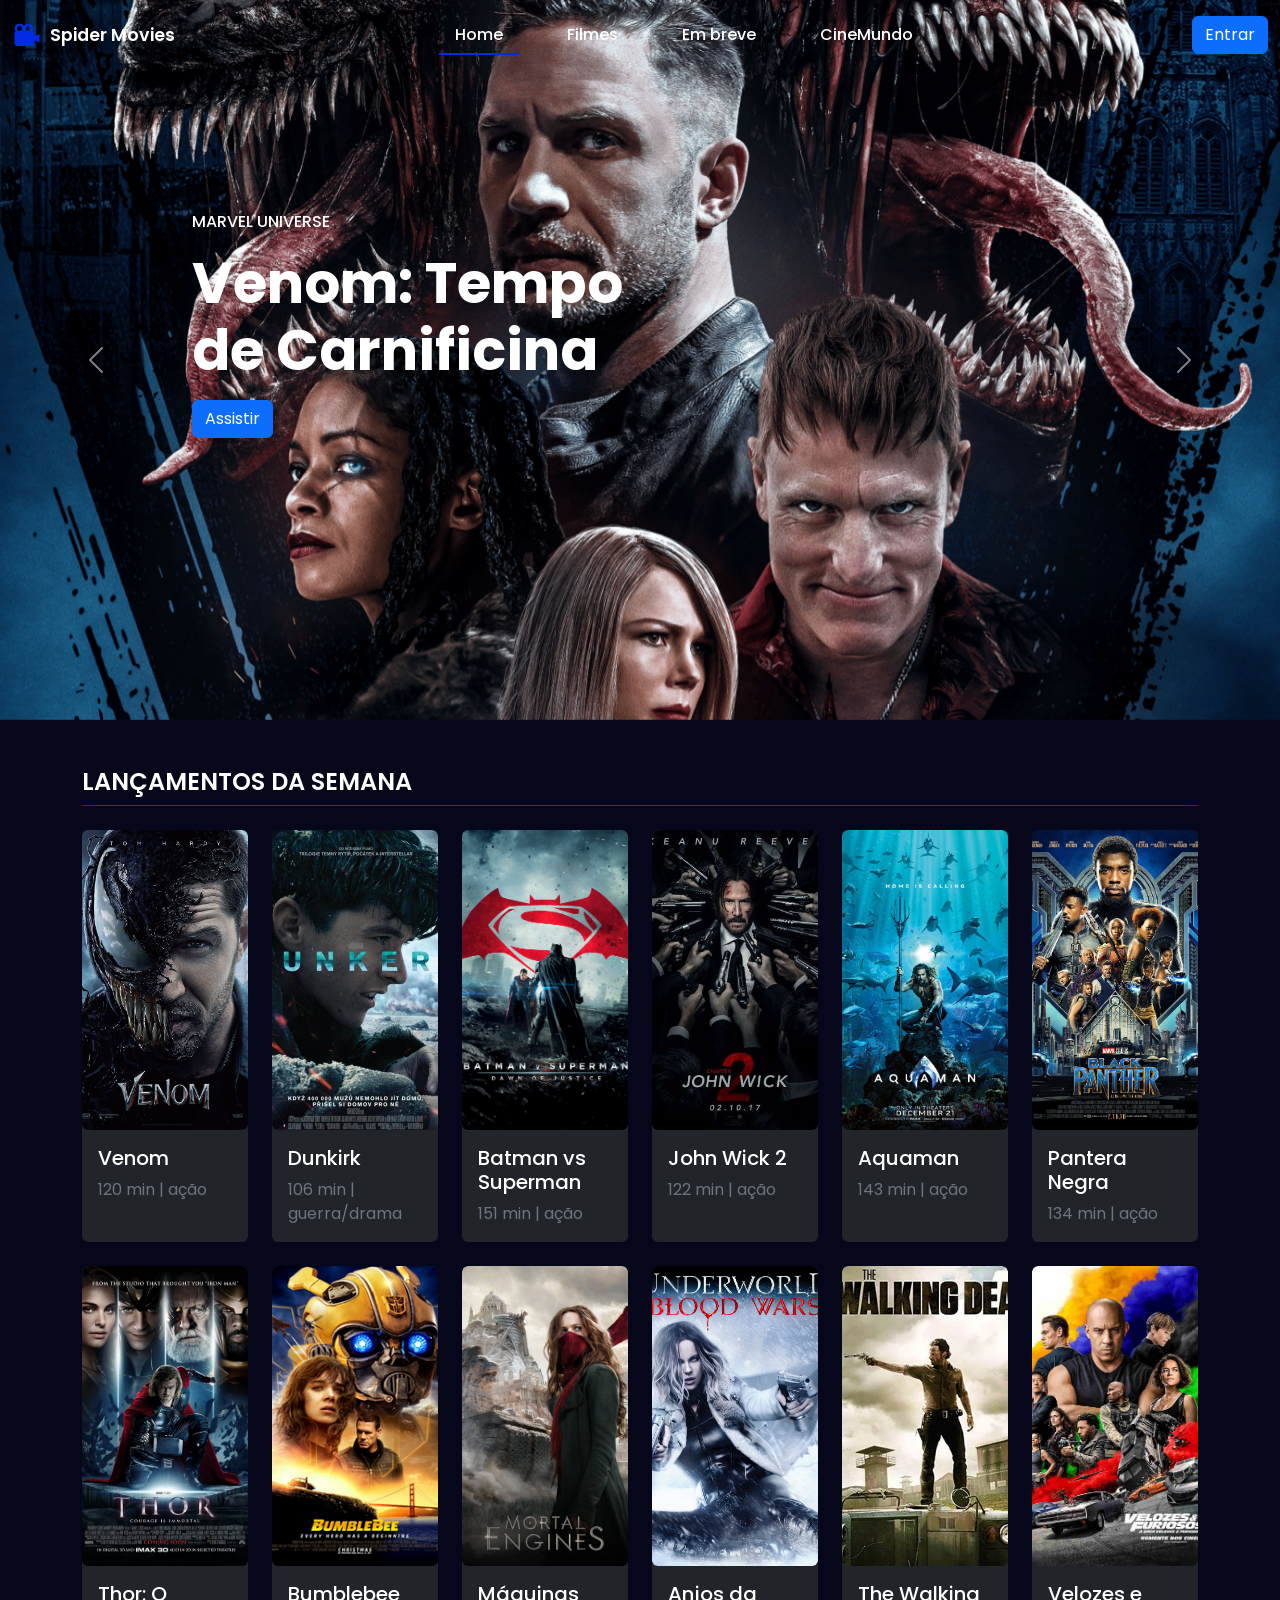
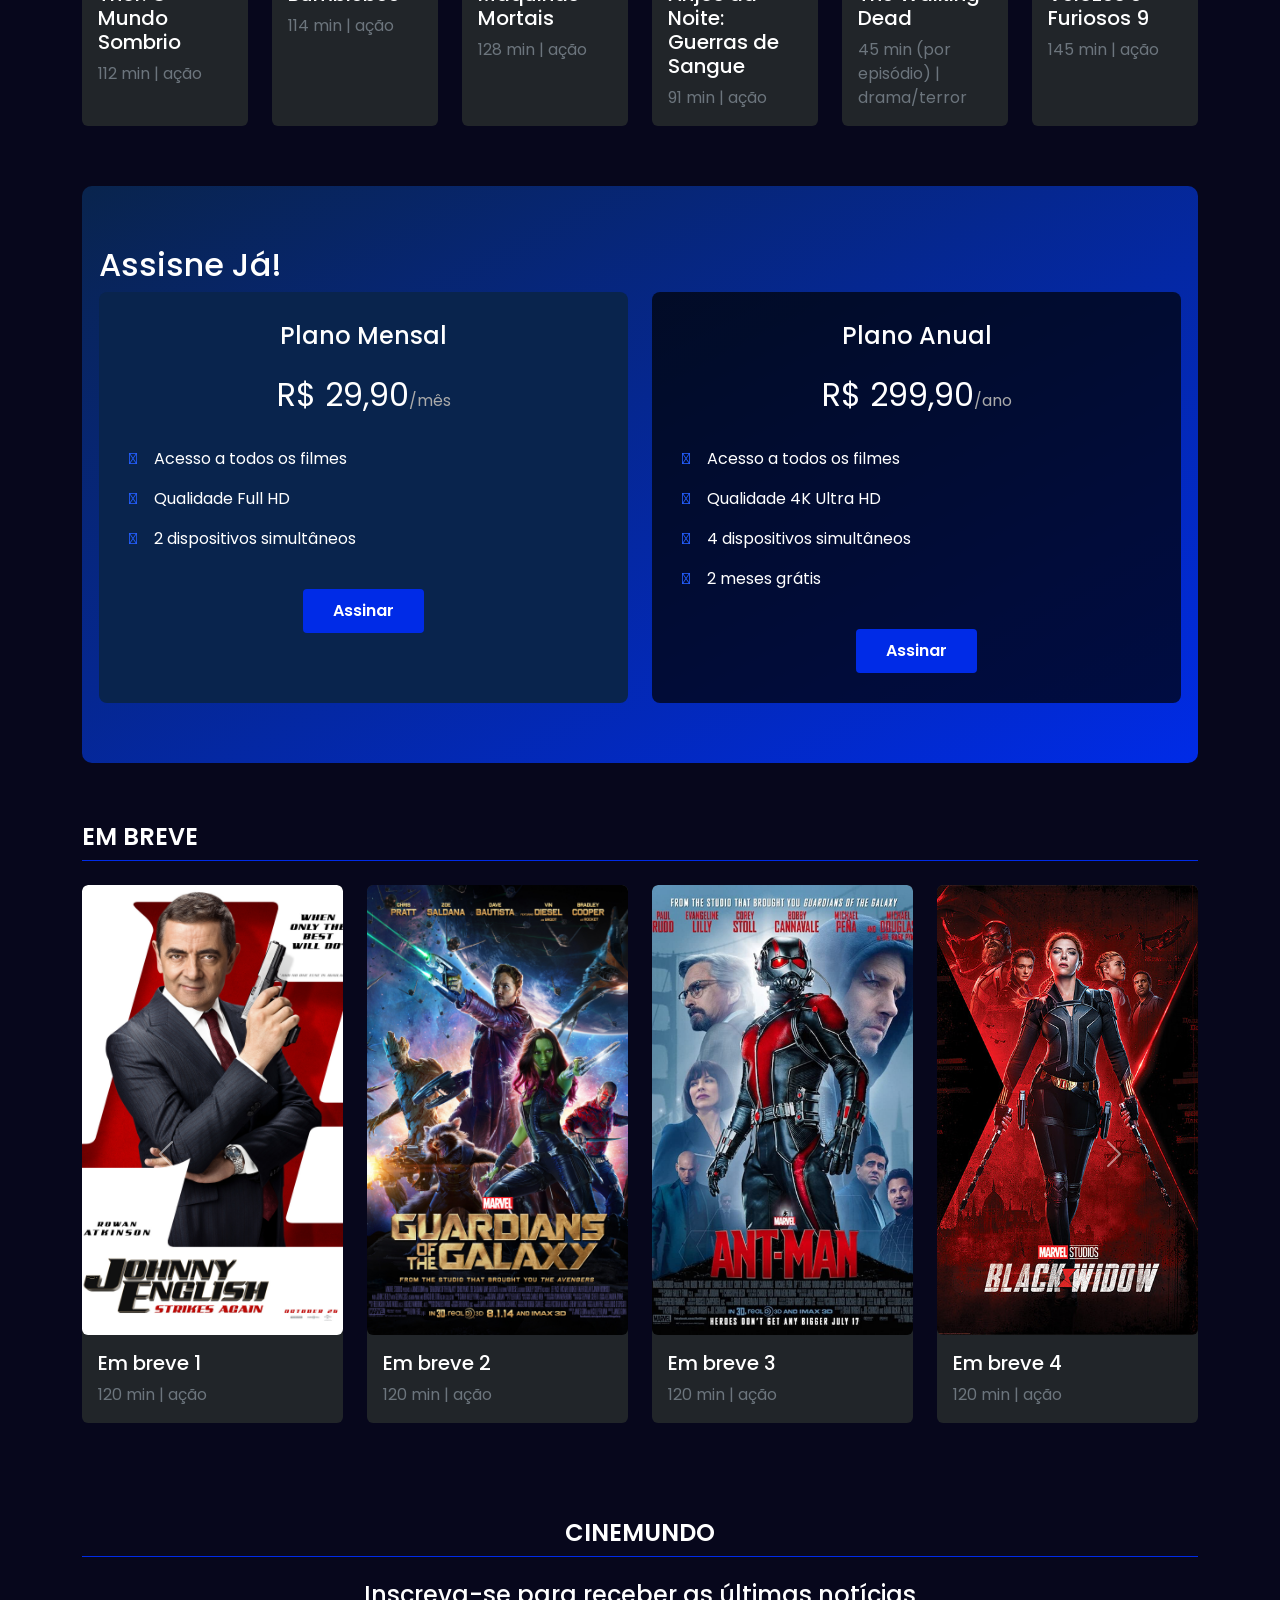
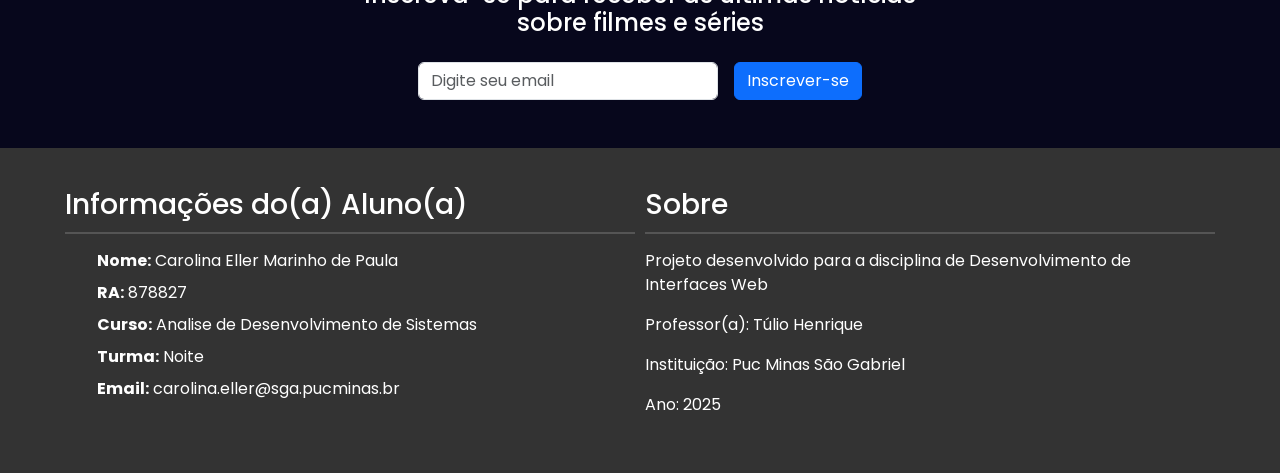
<file: index.html>
<!DOCTYPE html>
<html lang="pt-br">

<head>
    <meta charset="UTF-8">
    <meta name="viewport" content="width=device-width, initial-scale=1.0">
    <title>Spider | Movies</title>
    <link rel="stylesheet" href="assets/css/style.css">
    <link href="https://cdn.jsdelivr.net/npm/bootstrap@5.0.2/dist/css/bootstrap.min.css" rel="stylesheet"
        integrity="sha384-EVSTQN3/azprG1Anm3QDgpJLIm9Nao0Yz1ztcQTwFspd3yD65VohhpuuCOmLASjC" crossorigin="anonymous">
    <script src="https://cdn.jsdelivr.net/npm/bootstrap@5.0.2/dist/js/bootstrap.bundle.min.js"
        integrity="sha384-MrcW6ZMFYlzcLA8Nl+NtUVF0sA7MsXsP1UyJoMp4YLEuNSfAP+JcXn/tWtIaxVXM"
        crossorigin="anonymous"></script>
    <link href='https://unpkg.com/boxicons@2.1.4/css/boxicons.min.css' rel='stylesheet'>
    <link rel="icon" href="assets/img/favicon/favicon.ico" type="image/x-icon">
</head>

<body id="body">

    <header id="header" class="navbar navbar-expand-lg fixed-top">
        <div class="container-fluid">
           
            <a href="#" id="logo" class="navbar-brand me-0">
                <i class='bx bxs-camera-movie'></i> Spider Movies
            </a>

         
            <button class="navbar-toggler" type="button" data-bs-toggle="collapse" data-bs-target="#navbarContent"
                aria-controls="navbarContent" aria-expanded="false" aria-label="Toggle navigation">
                <span class="navbar-toggler-icon"></span>
            </button>


            <div class="collapse navbar-collapse" id="navbarContent">
                <ul id="navbar" class="navbar-nav mx-auto mb-2 mb-lg-0">
                    <li class="nav-item"><a href="#home" class="nav-link active">Home</a></li>
                    <li class="nav-item"><a href="#movies" class="nav-link">Filmes</a></li>
                    <li class="nav-item"><a href="#coming" class="nav-link">Em breve</a></li>
                    <li class="nav-item"><a href="#newsletter" class="nav-link">CineMundo</a></li>
                </ul>

              
                <div class="d-flex">
                    <a href="login.html" target="_blank" class="btn btn-primary">Entrar</a>
                </div>
            </div>
        </div>
    </header>

    <section id="home">
        <div id="carouselExampleInterval" class="carousel slide" data-bs-ride="carousel">
            <div class="carousel-inner" id="carousel-inner"></div>
            <button class="carousel-control-prev" type="button" data-bs-target="#carouselExampleInterval"
                data-bs-slide="prev">
                <span class="carousel-control-prev-icon" aria-hidden="true"></span>
                <span class="visually-hidden">Previous</span>
            </button>
            <button class="carousel-control-next" type="button" data-bs-target="#carouselExampleInterval"
                data-bs-slide="next">
                <span class="carousel-control-next-icon" aria-hidden="true"></span>
                <span class="visually-hidden">Next</span>
            </button>
        </div>
    </section>

    <main class="container mt-5">
        <section id="movies" class="mb-5">
            <h2 class="heading mb-4">Lançamentos da Semana</h2>
            <div class="row g-4 mb-4">  
            </div>
        </section>

        <section class="plans-section">
            <div class="container">
                <h2 class="section-title">Assisne Já!</h2>
                <div class="row">
                    <div class="col-md-6">
                        <div class="plan-card gold-plan">
                            <h3>Plano Mensal</h3>
                            <p class="price">R$ 29,90<span>/mês</span></p>
                            <ul class="plan-features">
                                <li>Acesso a todos os filmes</li>
                                <li>Qualidade Full HD</li>
                                <li>2 dispositivos simultâneos</li>
                            </ul>
                            <button class="plan-btn">Assinar</button>
                        </div>
                    </div>
                    <div class="col-md-6">
                        <div class="plan-card black-plan">
                            <h3>Plano Anual</h3>
                            <p class="price">R$ 299,90<span>/ano</span></p>
                            <ul class="plan-features">
                                <li>Acesso a todos os filmes</li>
                                <li>Qualidade 4K Ultra HD</li>
                                <li>4 dispositivos simultâneos</li>
                                <li>2 meses grátis</li>
                            </ul>
                            <button class="plan-btn">Assinar</button>
                        </div>
                    </div>
                </div>
            </div>
        </section>

        <section id="coming" class="mb-5">
            <h2 class="heading mb-4">Em breve</h2>
            <div id="comingCarousel" class="carousel slide" data-bs-ride="carousel">
                <div class="carousel-inner">
                    <div class="carousel-item active">
                        <div class="row g-4">
                        
                            <div class="col-md-3 col-6">
                                <div class="card h-100 bg-dark text-secondary border-0">
                                    <div class="img-container overflow-hidden rounded">
                                        <img class="card-img-top w-100" style="height: 450px; object-fit: cover;"
                                            src="assets/img/coming1.jpg" alt="Em breve 1">
                                    </div>
                                    <div class="card-body">
                                        <h5 class="card-title text-white">Em breve 1</h5>
                                        <p class="card-text">120 min | ação</p>
                                    </div>
                                </div>
                            </div>
                            <div class="col-md-3 col-6">
                                <div class="card h-100 bg-dark text-secondary border-0">
                                    <div class="img-container overflow-hidden rounded">
                                        <img class="card-img-top w-100" style="height: 450px; object-fit: cover;"
                                            src="assets/img/coming10.jpg"alt="Em breve 2">
                                    </div>
                                    <div class="card-body">
                                        <h5 class="card-title text-white">Em breve 2</h5>
                                        <p class="card-text">120 min | ação</p>
                                    </div>
                                </div>
                            </div>
                            <div class="col-md-3 col-6">
                                <div class="card h-100 bg-dark text-secondary border-0">
                                    <div class="img-container overflow-hidden rounded">
                                        <img class="card-img-top w-100" style="height: 450px; object-fit: cover;"
                                            src="assets/img/coming9.jpg" alt="Em breve 3">
                                    </div>
                                    <div class="card-body">
                                        <h5 class="card-title text-white">Em breve 3</h5>
                                        <p class="card-text">120 min | ação</p>
                                    </div>
                                </div>
                            </div>
                            <div class="col-md-3 col-6">
                                <div class="card h-100 bg-dark text-secondary border-0">
                                    <div class="img-container overflow-hidden rounded">
                                        <img class="card-img-top w-100" style="height: 450px; object-fit: cover;"
                                            src="assets/img/coming8.jpg" alt="Em breve 4">
                                    </div>
                                    <div class="card-body">
                                        <h5 class="card-title text-white">Em breve 4</h5>
                                        <p class="card-text">120 min | ação</p>
                                    </div>
                                </div>
                            </div>
                        </div>
                    </div>
                    <div class="carousel-item">
                        <div class="row g-4">
                            <!-- Segundo conjunto de 4 filmes -->
                            <div class="col-md-3 col-6">
                                <div class="card h-100 bg-dark text-secondary border-0">
                                    <div class="img-container overflow-hidden rounded">
                                        <img class="card-img-top w-100" style="height: 450px; object-fit: cover;"
                                            src="assets/img/coming2.jpg" alt="Em breve 5">
                                    </div>
                                    <div class="card-body">
                                        <h5 class="card-title text-white">Em breve 5</h5>
                                        <p class="card-text">120 min | ação</p>
                                    </div>
                                </div>
                            </div>
                            <div class="col-md-3 col-6">
                                <div class="card h-100 bg-dark text-secondary border-0">
                                    <div class="img-container overflow-hidden rounded">
                                        <img class="card-img-top w-100" style="height: 450px; object-fit: cover;"
                                            src="assets/img/coming3.jpg" alt="Em breve 6">
                                    </div>
                                    <div class="card-body">
                                        <h5 class="card-title text-white">Em breve 6</h5>
                                        <p class="card-text">120 min | ação</p>
                                    </div>
                                </div>
                            </div>
                            <div class="col-md-3 col-6">
                                <div class="card h-100 bg-dark text-secondary border-0">
                                    <div class="img-container overflow-hidden rounded">
                                        <img class="card-img-top w-100" style="height: 450px; object-fit: cover;"
                                            src="assets/img/coming6.jpeg" alt="Em breve 7">
                                    </div>
                                    <div class="card-body">
                                        <h5 class="card-title text-white">Em breve 7</h5>
                                        <p class="card-text">120 min | ação</p>
                                    </div>
                                </div>
                            </div>
                            <div class="col-md-3 col-6">
                                <div class="card h-100 bg-dark text-secondary border-0">
                                    <div class="img-container overflow-hidden rounded">
                                        <img class="card-img-top w-100" style="height: 450px; object-fit: cover;"
                                            src="assets/img/coming5.jpg" alt="Em breve 8">
                                    </div>
                                    <div class="card-body">
                                        <h5 class="card-title text-white">Em breve 8</h5>
                                        <p class="card-text">120 min | ação</p>
                                    </div>
                                </div>
                            </div>
                        </div>
                    </div>
                </div>
                <button class="carousel-control-prev" type="button" data-bs-target="#comingCarousel"
                    data-bs-slide="prev">
                    <span class="carousel-control-prev-icon" aria-hidden="true"></span>
                    <span class="visually-hidden">Previous</span>
                </button>
                <button class="carousel-control-next" type="button" data-bs-target="#comingCarousel"
                    data-bs-slide="next">
                    <span class="carousel-control-next-icon" aria-hidden="true"></span>
                    <span class="visually-hidden">Next</span>
                </button>
            </div>
        </section>
    </main>

    <section class="newsletter container py-5" id="newsletter">
        <h2 class="heading text-center mb-4">CineMundo</h2>
        <h2 class="text-center mb-4">Inscreva-se para receber as últimas notícias <br>
            sobre filmes e séries</h2>
        <form class="d-flex flex-column flex-md-row gap-3 justify-content-center">
            <input type="email" class="form-control" placeholder="Digite seu email" required style="max-width: 300px;">
            <button type="submit" class="btn btn-primary">Inscrever-se</button>
        </form>
    </section>

    <footer class="footer-aluno">

            <div class="footer-container">
                <div class="footer-section">
                    <h3>Informações do(a) Aluno(a)</h3>
                    <ul class="aluno-info">
                        <li><strong>Nome:</strong>   Carolina Eller Marinho de Paula</li>
                        <li><strong>RA:</strong>     878827</li>
                        <li><strong>Curso:</strong>  Analise de Desenvolvimento de Sistemas</li>
                        <li><strong>Turma:</strong>  Noite</li>
                        <li><strong>Email:</strong> carolina.eller@sga.pucminas.br</li>
                    </ul>
                 </div>
            
                 <div class="footer-section">
                    <h3>Sobre</h3>
                    <p>Projeto desenvolvido para a disciplina de Desenvolvimento de Interfaces Web</p>
                    <p>Professor(a):  Túlio Henrique</p>
                    <p>Instituição:   Puc Minas São Gabriel</p>
                    <p>Ano: 2025</p>
                </div>
            </div>

    </footer>
    <script src="assets/js/app.js"></script>
</body>

</html>
</file>
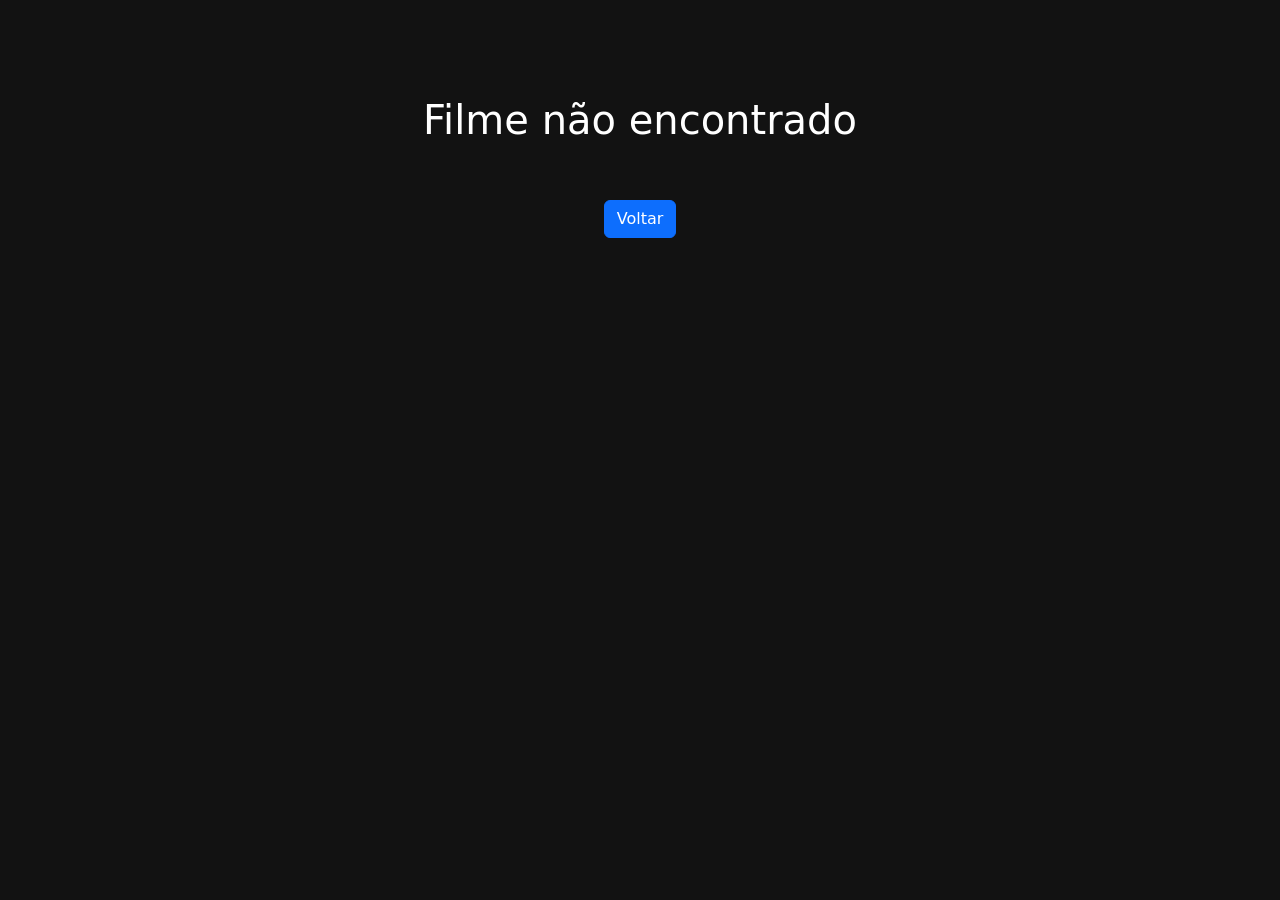
<file: detalhes.html>
<!DOCTYPE html>
<html lang="pt-br">
<head>
    <meta charset="UTF-8">
    <meta name="viewport" content="width=device-width, initial-scale=1.0">
    <title>Spider | Detalhes</title>
    <link href="https://cdn.jsdelivr.net/npm/bootstrap@5.0.2/dist/css/bootstrap.min.css" rel="stylesheet">
    <link href='https://unpkg.com/boxicons@2.1.4/css/boxicons.min.css' rel='stylesheet'>
    <link rel="icon" href="assets/img/favicon/favicon.ico" type="image/x-icon">
    <style>
        body {
            background-color: #121212;
            color: white;
        }
    </style>
</head>
<body>
    <header id="header" class="navbar navbar-expand-lg fixed-top navbar-dark bg-dark">
        <div class="container-fluid">
            <a href="index.html" id="logo" class="navbar-brand me-0">
                <i class='bx bxs-camera-movie'></i> Spider Movies
            </a>
        </div>
    </header>
    
    <script src="assets/js/app.js"></script>
</body>
</html>
</file>
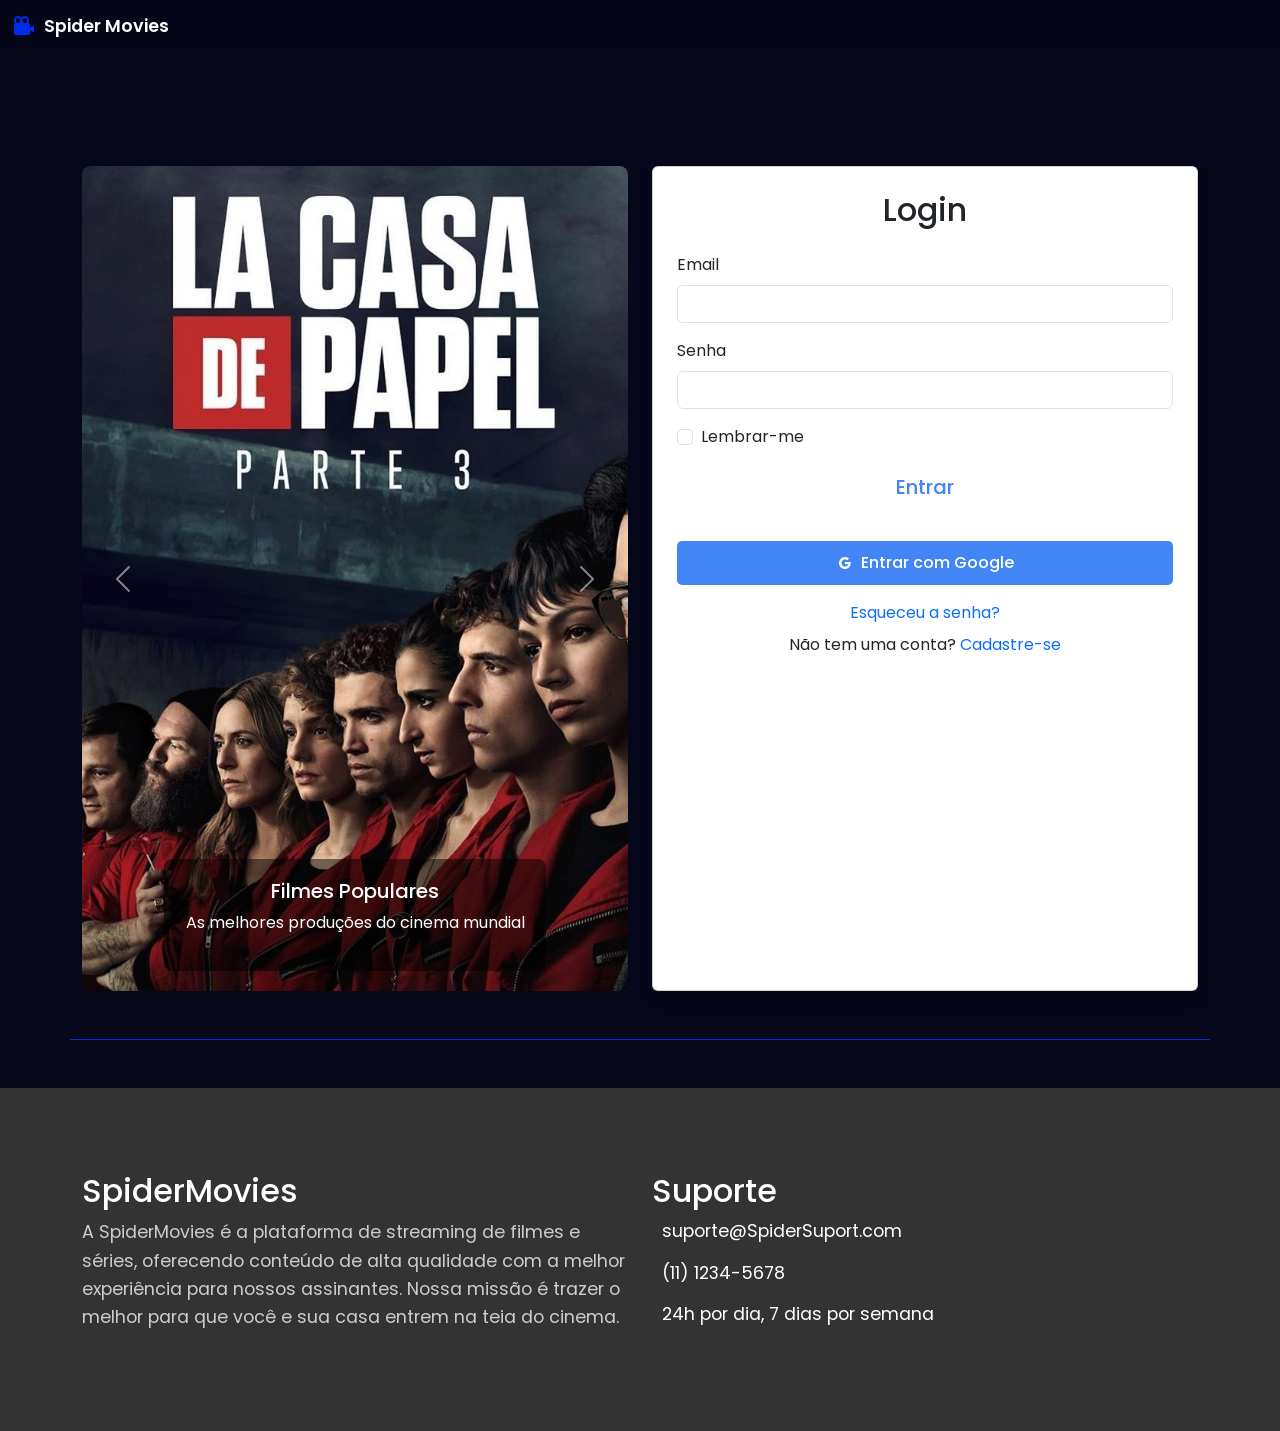
<file: login.html>
<!DOCTYPE html>
<html lang="pt-br">
<head>
    <meta charset="UTF-8">
    <meta name="viewport" content="width=device-width, initial-scale=1.0">
    <title>Spider Movies | Login</title>
    <link rel="stylesheet" href="assets/css/login.css">
    <link href="https://cdn.jsdelivr.net/npm/bootstrap@5.3.2/dist/css/bootstrap.min.css" rel="stylesheet">
    <link href='https://unpkg.com/boxicons@2.1.4/css/boxicons.min.css' rel='stylesheet'>
    <link rel="icon" href="assets/img/favicon/favicon.ico" type="image/x-icon">
</head>

<body id="body">
    <header id="header" class="navbar navbar-expand-lg fixed-top">
        <div class="container-fluid">
            <a href="index.html" id="logo" class="navbar-brand me-0">
                <i class='bx bxs-camera-movie'></i> Spider Movies
            </a>
        </div>
    </header>

    <main class="container my-5 py-5">
        <div class="row justify-content-center align-items-stretch g-4">
          
            <div class="col-lg-6 col-md-6 order-md-1 order-2">
                <div id="loginCarousel" class="carousel slide h-100" data-bs-ride="carousel">
                    <div class="carousel-inner rounded-3 h-100">
                        <div class="carousel-item active h-100">
                            <img src="assets/img/log1.jpg" class="d-block w-100 carousel-img" alt="Filmes Populares">
                            <div class="carousel-caption d-none d-md-block">
                                <h5>Filmes Populares</h5>
                                <p>As melhores produções do cinema mundial</p>
                            </div>
                        </div>
                        <div class="carousel-item h-100">
                            <img src="assets/img/log2.jpeg" class="d-block w-100 carousel-img" alt="Lançamentos">
                            <div class="carousel-caption d-none d-md-block">
                                <h5>Lançamentos</h5>
                                <p>As novidades que estão chegando</p>
                            </div>
                        </div>
                        <div class="carousel-item h-100">
                            <img src="assets/img/log3.jpg" class="d-block w-100 carousel-img" alt="Séries">
                            <div class="carousel-caption d-none d-md-block">
                                <h5>Séries Imperdíveis</h5>
                                <p>Maratonas para você se divertir</p>
                            </div>
                        </div>
                    </div>
                    <button class="carousel-control-prev" type="button" data-bs-target="#loginCarousel" data-bs-slide="prev">
                        <span class="carousel-control-prev-icon" aria-hidden="true"></span>
                        <span class="visually-hidden">Anterior</span>
                    </button>
                    <button class="carousel-control-next" type="button" data-bs-target="#loginCarousel" data-bs-slide="next">
                        <span class="carousel-control-next-icon" aria-hidden="true"></span>
                        <span class="visually-hidden">Próximo</span>
                    </button>
                </div>
            </div>

            <!-- Formulário de Login -->
            <div class="col-lg-6 col-md-6 order-md-2 order-1">
                <div class="card shadow h-100">
                    <div class="card-body p-4 d-flex flex-column">
                        <h2 class="text-center mb-4">Login</h2>
                        <form>
                            <div class="mb-3">
                                <label for="email" class="form-label">Email</label>
                                <input
                                    type="email"
                                    class="form-control"
                                    id="email"
                                    placeholder="seu@email.com"
                                    required
                                />
                            </div>
                            <div class="mb-3">
                                <label for="senha" class="form-label">Senha</label>
                                <input
                                    type="password"
                                    class="form-control"
                                    id="senha"
                                    placeholder="Sua senha"
                                    required
                                />
                            </div>
                            <div class="mb-3 form-check">
                                <input
                                    type="checkbox"
                                    class="form-check-input"
                                    id="lembrar"
                                />
                                <label class="form-check-label" for="lembrar">Lembrar-me</label>
                            </div>
                 
                                <button type="submit" class="btn btn-custom w-100 mb-3">
                                    <a href="index.html">Entrar</a>
                                </button>
                     
                            
                            <div class="social-login">
                                <button type="button" class="google-btn" onclick="window.location.href='https://accounts.google.com/'">
                                    <i class="bx bxl-google"></i> Entrar com Google
                                </button>
                            </div>
                            
                            <div class="text-center mt-3">
                                <a href="#" class="text-decoration-none">Esqueceu a senha?</a>
                                <p class="mt-2">Não tem uma conta? <a href="#" class="text-decoration-none">Cadastre-se</a></p>
                            </div>
                        </form>
                    </div>
                </div>
            </div>
        </div>
    </main>

    <footer class="py-4">
        <section class="about-section">
            <div class="container">
                <div class="row">
                    <div class="col-md-6">
                        <h2 class="section-title">SpiderMovies</h2>
                        <p class="about-text">A SpiderMovies é a plataforma de streaming de filmes e séries,
                         oferecendo conteúdo de alta qualidade com a melhor experiência para nossos assinantes.
                         Nossa missão é trazer o melhor para que você e sua casa entrem na teia do cinema.</p>
                    </div>
                    <div class="col-md-6">
                        <h2 class="section-title">Suporte</h2>
                        <div class="contact-info">
                            <p><i class="fas fa-envelope"></i> suporte@SpiderSuport.com</p>
                            <p><i class="fas fa-phone"></i> (11) 1234-5678</p>
                            <p><i class="fas fa-clock"></i> 24h por dia, 7 dias por semana</p>
                        </div>
                    </div>
                </div>
            </div>
        </section>
    </footer>

    <script src="https://cdn.jsdelivr.net/npm/bootstrap@5.3.2/dist/js/bootstrap.bundle.min.js"></script>
</body>
</html>
</file>
<file: assets/css/style.css>
@import url('https://fonts.googleapis.com/css2?family=Poppins:ital,wght@0,100;0,200;0,300;0,400;0,500;0,600;0,700;0,800;0,900;1,100;1,200;1,300;1,400;1,500;1,600;1,700;1,800;1,900&display=swap');

* {
    font-family: "Poppins", sans-serif;
    margin: 0;
    padding: 0;
    box-sizing: border-box;
    list-style: none;
    text-decoration: none;
    scroll-behavior: smooth;
}

:root {
    --main-color: #002be7;
    --text-color: #07071c;
    --bg-color: #fff;
}

#body {
    background: #07071c;
    color: var(--bg-color);
}


#header {
    position: fixed;
    width: 100%;
    top: 0;
    right: 0;
    z-index: 1000;
    padding: 15px 0;
    transition: 0.5s;
}

.navbar-toggler {
    border-color: rgba(255,255,255,0.1);
}

.navbar-toggler-icon {
    background-image: url("data:image/svg+xml,%3csvg xmlns='http://www.w3.org/2000/svg' viewBox='0 0 30 30'%3e%3cpath stroke='rgba%28255, 255, 255, 0.55%29' stroke-linecap='round' stroke-miterlimit='10' stroke-width='2' d='M4 7h22M4 15h22M4 23h22'/%3e%3c/svg%3e");
}

#logo {
    font-size: 1.1rem;
    font-weight: 600;
    color: var(--bg-color);
    display: flex;
    align-items: center;
    column-gap: 0.5rem;
    text-decoration: none;
}

#logo .bx {
    font-size: 30px;
    color: var(--main-color);
}

#navbar {
    display: flex;
    column-gap: 2rem;
  
}

#navbar .nav-link {
    font-size: 1rem;
    font-weight: 500;
    color: var(--bg-color);
    position: relative;
    padding: 0.5rem 1rem;
}

#navbar .nav-link::after {
    content: "";
    width: 0;
    height: 2px;
    background: var(--main-color);
    position: absolute;
    bottom: 0;
    left: 0;
    transition: 0.4s all linear;
}

#navbar .nav-link:hover::after,
#navbar .nav-link.active::after {
    width: 100%;
}


#home {
    margin-top: 0;
    padding: 0;
}

.carousel {
    margin-top: 0;
}

.carousel-inner {
    border-radius: 0;
}
.modal-content {
    border: none;
    border-radius: 0;
}

.modal-header {
    background-color: #000;
}

.modal-body {
    background-color: #000;
}

.btn-close-white {
    filter: invert(1) grayscale(100%) brightness(200%);
}

.btn-danger {
    background-color: #ff0000;
    border-color: #ff0000;
    transition: all 0.3s;
}

.btn-danger:hover {
    background-color: #cc0000;
    border-color: #cc0000;
    transform: scale(1.05);
}

#home-text {
    position: absolute;
    left: 15%;
    top: 50%;
    transform: translateY(-50%);
    text-align: left;
    z-index: 1000;
    width: 40%;
}

#home-text span {
    color: var(--bg-color);
    font-weight: 500;
    text-transform: uppercase;
}

#home-text h1 {
    color: var(--bg-color);
    font-size: 3.5rem;
    font-weight: 700;
    margin: 1rem 0;
}

.plans-section {
    border-radius: 10px;
    padding: 60px 5px;
    margin: 60px 0;
    background-image: linear-gradient(to bottom right, #09244d,#002be7);
}

.plan-card {
    padding: 30px;
    border-radius: 8px;
    text-align: center;
    height: 100%;
    transition: all 0.3s ease;
}

.gold-plan {
    background-color: #09244d;
    border: 1px solid var(--primary-red);
}

.black-plan {
    background-color: rgba(0, 0, 0, 0.7);
    border: 1px solid var(--dark-gray);
}

.plan-card h3 {
    color: var(--primary-red);
    font-size: 1.5rem;
    margin-bottom: 20px;
}

.price {
    font-size: 2rem;
    color: white;
    margin-bottom: 20px;
}

.price span {
    font-size: 1rem;
    color: #AAAAAA;
}

.plan-features {
    list-style: none;
    padding: 0;
    margin-bottom: 30px;
    text-align: left;
}

.plan-features li {
    padding: 8px 0;
    position: relative;
    padding-left: 25px;
}

.plan-features li::before {
    content: '\f00c';
    font-weight: 900;
    position: absolute;
    left: 0;
    color:#245fff;
}

.plan-btn {
    background-color: var(--main-color);
    color: white;
    border: none;
    padding: 10px 30px;
    border-radius: 4px;
    font-weight: 600;
    cursor: pointer;
    transition: all 0.3s ease;
}

.plan-btn:hover {
    background-color: #002ae78c;
}

.heading {
    font-size: 1.5rem;
    font-weight: 600;
    text-transform: uppercase;
    border-bottom: 1px solid var(--main-color);
    padding-bottom: 0.5rem;
    margin-bottom: 2rem;
}

.card {
    transition: transform 0.3s ease;
    overflow: hidden;
    cursor: pointer;
}

.card:hover {
transform: translateY(-5px);
cursor: pointer7;
}

.card-img-top {
    transition: transform 0.3s ease;
}

.card:hover .card-img-top {
    transform: scale(1.05);
}

/* Newsletter */
.newsletter {
    padding: 4rem 0;
    text-align: center;
}

.newsletter h2 {
    font-size: 1.5rem;
    margin-bottom: 1rem;
}

/* Footer */
.footer-aluno {
    background-color: #333;
    color: white;
    padding: 20px 0;
    font-family: Arial, sans-serif;
}

.footer-container {
    display: flex;
    justify-content: space-around;
    max-width: 1200px;
    margin: 0 auto;
    padding: 20px;
}

.footer-section {
    flex: 1;
    padding: 0 5px;
}

.footer-section h3 {
    border-bottom: 2px solid #555;
    padding-bottom: 10px;
    margin-bottom: 15px;
}

.aluno-info li {
    margin-bottom: 8px;
    list-style-type: none;
}

.footer-bottom {
    text-align: center;
    padding-top: 20px;
    border-top: 1px solid #555;
    margin-top: 20px;
}

@media (max-width: 768px) {
    .footer-container {
        flex-direction: column;
    }
    
    .footer-section {
        margin-bottom: 20px;
    }
}

@media (min-width: 1200px) {
    .container {
        max-width: 1140px;
    }
}

/* Large devices (desktops, 992px to 1199px) */
@media (max-width: 1199px) {
    .container {
        max-width: 960px;
    }
    
    #home-text h1 {
        font-size: 3rem;
    }
}

/* Medium devices (tablets, 768px to 991px) */
@media (max-width: 991px) {
    .container {
        max-width: 720px;
    }
    
    #home-text {
        width: 60%;
        left: 10%;
    }
    
    #home-text h1 {
        font-size: 2.5rem;
    }
    
    #navbar {
        flex-direction: column;
        row-gap: 1rem;
        align-items: center;
        padding: 1rem 0;
    }
    
    .d-flex {
        justify-content: center;
        padding: 1rem 0;
    }
    
    .heading {
        font-size: 1.3rem;
    }
}

/* Small devices (landscape phones, 576px to 767px) */
@media (max-width: 767px) {
    .container {
        max-width: 540px;
    }
    
    #home-text {
        width: 80%;
        left: 10%;
    }
    
    #home-text h1 {
        font-size: 2rem;
    }
    
    #header {
        padding: 10px 0;
    }
    
    .newsletter {
        padding: 2rem 0;
    }
    
    footer {
        padding: 1.5rem 0;
    }
}

/* Extra small devices (portrait phones, less than 576px) */
@media (max-width: 575px) {
    .container {
        max-width: 100%;
        padding: 0 10px;
    }
    
    #home-text {
        width: 90%;
        left: 5%;
    }
    
    #home-text h1 {
        font-size: 1.5rem;
    }
    
    #home-text span {
        font-size: 0.8rem;
    }
    
    .heading {
        font-size: 1.1rem;
        margin-bottom: 1rem;
    }
    
    .newsletter h2 {
        font-size: 1.2rem;
    }
    
    footer .col-md-4 {
        margin-bottom: 1rem;
    }
}

/* Very small devices (small phones, less than 400px) */
@media (max-width: 399px) {
    #logo {
        font-size: 0.9rem;
    }
    
    #logo .bx {
        font-size: 24px;
    }
    
    #home-text h1 {
        font-size: 1.3rem;
    }
    
    .card-title {
        font-size: 0.9rem;
    }
    
    .card-text {
        font-size: 0.8rem;
    }
}
</file>
<file: assets/css/login.css>
@import url('https://fonts.googleapis.com/css2?family=Poppins:wght@100;200;300;400;500;600;700;800;900&display=swap');

:root {
    --main-color: #002be7;
    --text-color: #07071c;
    --bg-color: #fff;
}

* {
    font-family: "Poppins", sans-serif;
    margin: 0;
    padding: 0;
    box-sizing: border-box;
    list-style: none;
    text-decoration: none;
    scroll-behavior: smooth;
}

#body {
    background: #07071c;
    color: var(--bg-color);
    padding-top: 70px;
}

/* Header */
#header {
    background: rgba(7, 7, 28, 0.9);
    backdrop-filter: blur(10px);
}

.navbar-toggler {
    color: #fff;
}

.navbar-toggler-icon {
    background-image: url("data:image/svg+xml,%3csvg xmlns='http://www.w3.org/2000/svg' viewBox='0 0 30 30'%3e%3cpath stroke='rgba%28255, 255, 255, 0.55%29' stroke-linecap='round' stroke-miterlimit='10' stroke-width='2' d='M4 7h22M4 15h22M4 23h22'/%3e%3c/svg%3e");
}

#logo {
    font-size: 1.1rem;
    font-weight: 600;
    color: var(--bg-color);
    display: flex;
    align-items: center;
    column-gap: 0.5rem;
}

#logo .bx {
    font-size: 24px;
    color: var(--main-color);
}



/* Main Content */
main {
    min-height: calc(100vh - 150px);
    border-bottom: 1px solid var(--main-color);
    padding-bottom: 0.5rem;
    margin-bottom: 2rem;
}

.card {
    background: rgba(0, 43, 231, 0.1);
    backdrop-filter: blur(10px);
    border: 1px solid rgba(255, 255, 255, 0.1);
    color: var(--bg-color);
}

.btn-custom a{
    text-decoration: none;
    font-size: 20px;
    color:#4285F4 !important;
    font-weight: 500;
    transition: all 0.3s ease;
}

.btn-custom:hover{
   border: none;
}

.form-control {
    background: rgba(255, 255, 255, 0.1);
    border: 1px solid rgba(255, 255, 255, 0.2);
    color: var(--bg-color);
    transition: all 0.3s ease;
}

.form-control:focus {
    background: rgba(255, 255, 255, 0.2);
    color: var(--bg-color);
    border-color: var(--main-color);
    box-shadow: 0 0 0 0.25rem rgba(0, 43, 231, 0.25);
}

.form-control::placeholder {
    color: rgba(255, 255, 255, 0.6) !important;
}

.form-check-input {
    background-color: rgba(255, 255, 255, 0.1);
    border: 1px solid rgba(255, 255, 255, 0.3);
}

.form-check-input:checked {
    background-color: var(--main-color);
    border-color: var(--main-color);
}

/* Carousel */
.carousel {
    height: 100%;
    border-radius: 0.5rem;
    overflow: hidden;
}

.carousel-item {
    height: 100%;
}

.carousel-img {
    width: 100%;
    height: 825px; /* Altura fixa igual à imagem log2 */
    object-fit: cover;
    object-position: center;
}

.carousel-caption {
    background: rgba(0, 0, 0, 0.5);
    border-radius: 0.5rem;
    padding: 1rem;
}

/* Social Login */
.social-login {
    display: flex;
    justify-content: center;
    margin: 1rem 0;
}

.google-btn {
    background: #4285F4 !important;
    color: white !important;
    border: none;
    border-radius: 5px;
    padding: 10px 15px;
    display: flex;
    align-items: center;
    gap: 8px;
    font-weight: 500;
    cursor: pointer;
    transition: all 0.3s ease;
    width: 100%;
    justify-content: center;
}

.google-btn:hover {
    background: #3367d6 !important;
    transform: translateY(-2px);
}

/* Footer */
footer {
    background-color: #333;
    color: white;
    border:#002be7;
}

.about-section {
    padding: 60px 0;
}

.about-text {
    font-size: 1.1rem;
    line-height: 1.6;
    color: #CCCCCC;
}

.contact-info {
    font-size: 1.1rem;
}

.contact-info p {
    margin-bottom: 15px;
}

.contact-info i {
    color: var(--primary-red);
    width: 25px;
    text-align: center;
    margin-right: 10px;
}
/* Responsividade */
@media (max-width: 1200px) {
    .carousel-img {
        height: 700px;
    }
}

@media (max-width: 992px) {
    main {
        padding-top: 30px;
        padding-bottom: 30px;
    }
    
    .carousel-img {
        height: 600px;
    }
}

@media (max-width: 768px) {
    body {
        padding-top: 60px;
    }
    
    #logo {
        font-size: 1rem;
    }
    
    .carousel-img {
        height: 500px;
    }
    
    .card {
        margin-bottom: 20px;
    }
}

@media (max-width: 576px) {
    .google-btn {
        padding: 8px 12px;
        font-size: 0.9rem;
    }
    
    .carousel-caption {
        padding: 0.5rem;
    }
    
    .carousel-caption h5 {
        font-size: 1rem;
    }
    
    .carousel-caption p {
        font-size: 0.8rem;
        display: none;
    }
    
    .carousel-img {
        height: 400px;
    }
}
</file>
